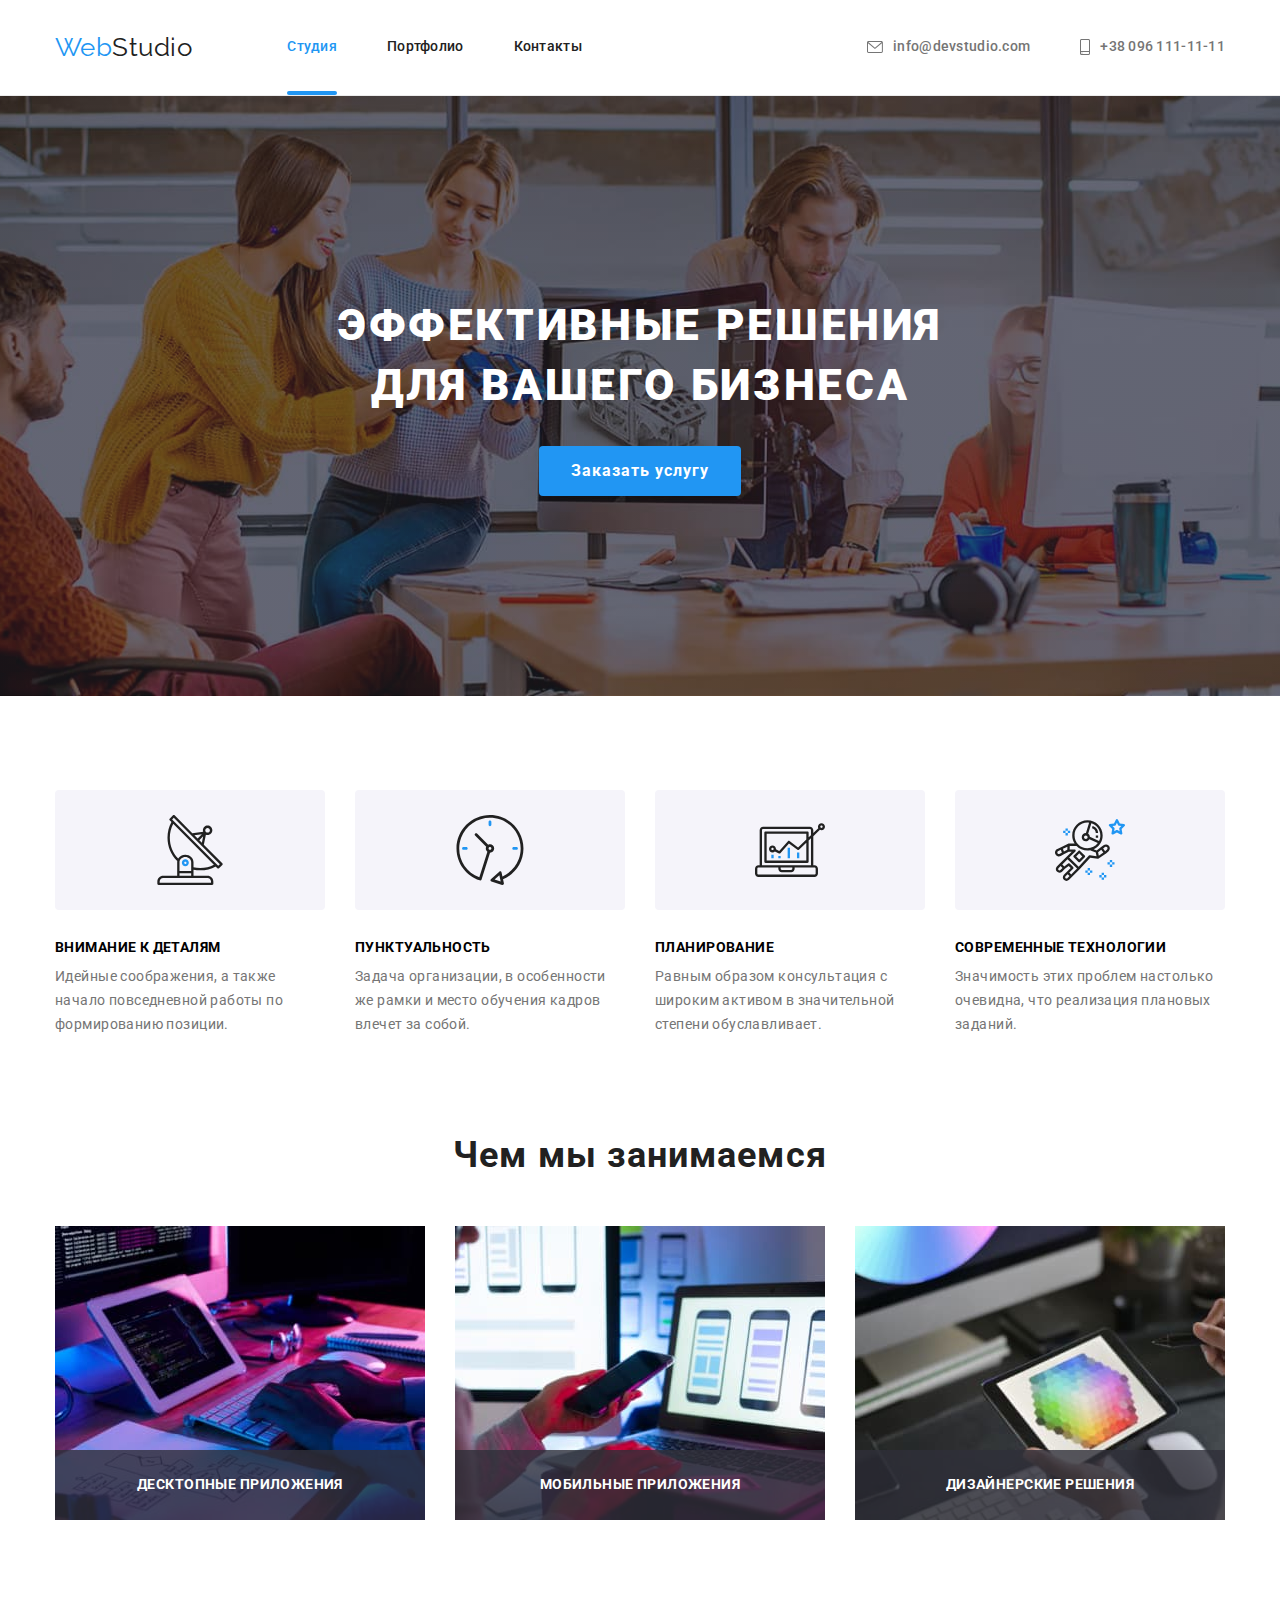
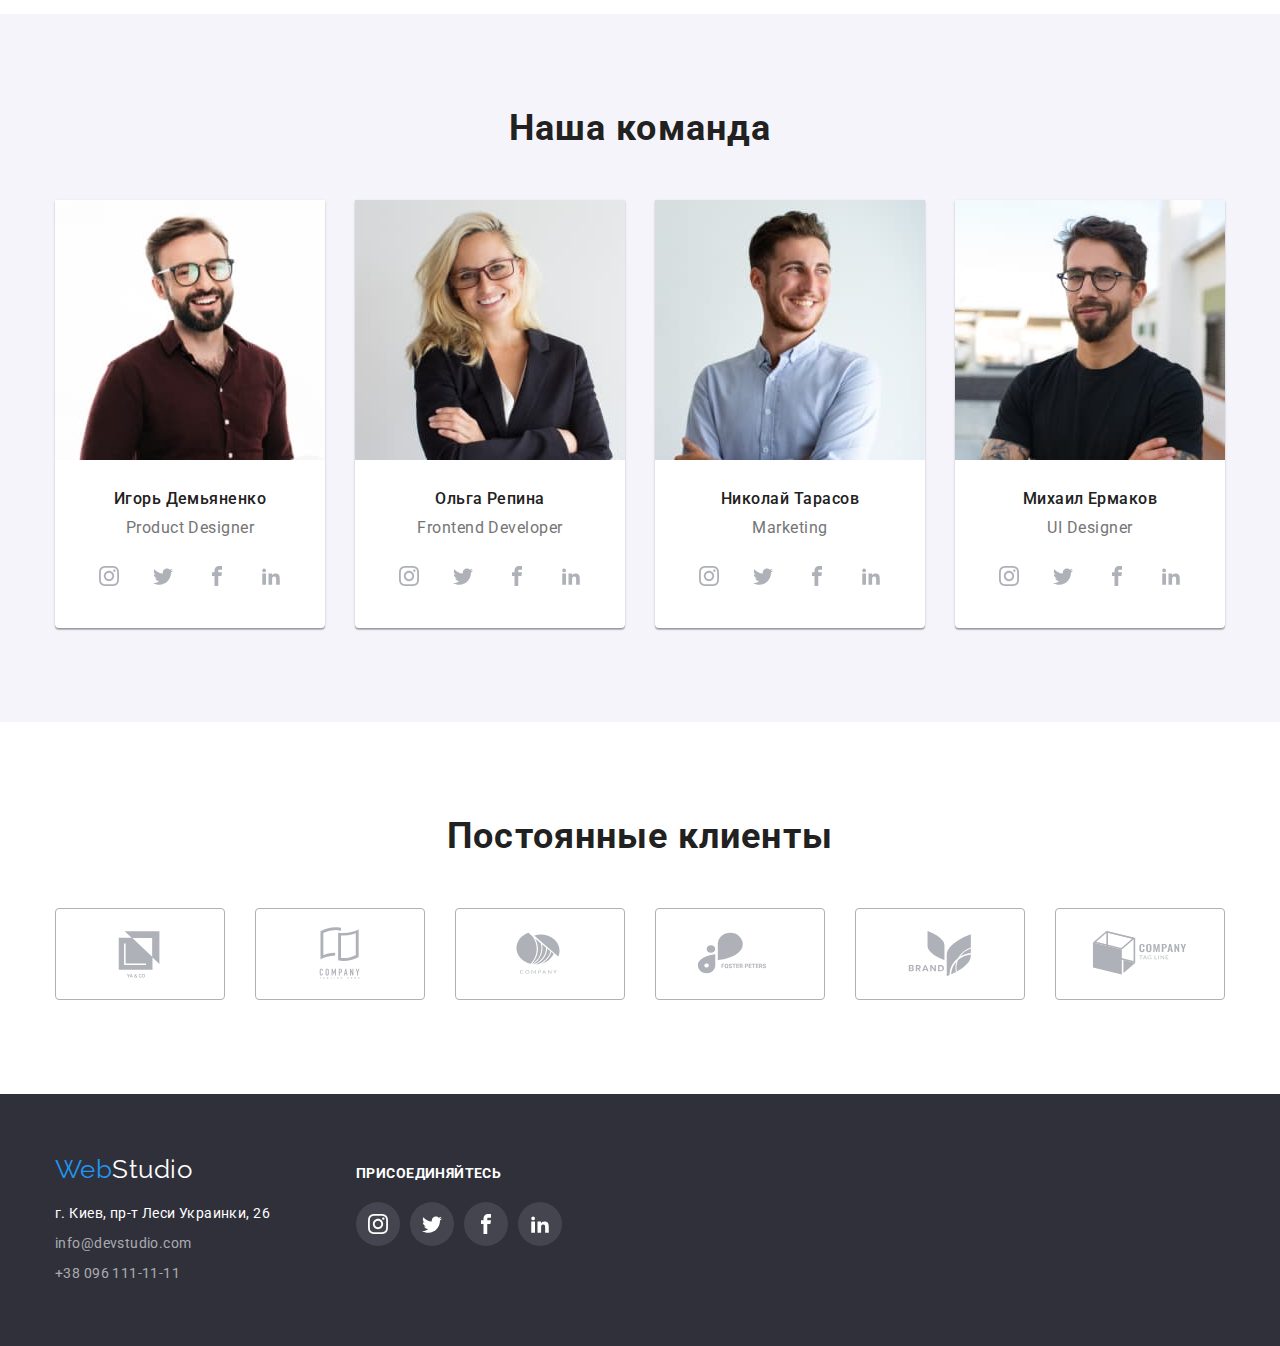
<file: index.html>
<!DOCTYPE html>
<html lang="ru">
<head>
    <meta charset="UTF-8">
    <meta http-equiv="X-UA-Compatible" content="IE=edge">
    <meta name="viewport" content="width=device-width, initial-scale=1.0">
    <title>Studio</title>
    <link rel="preconnect" href="https://fonts.googleapis.com">
    <link rel="preconnect" href="https://fonts.gstatic.com" crossorigin>
    <link href="https://fonts.googleapis.com/css2?family=Raleway:wght@700&family=Roboto:wght@400;500;700;900&display=swap"
        rel="stylesheet">
    <link rel="stylesheet" href="https://cdnjs.cloudflare.com/ajax/libs/modern-normalize/1.1.0/modern-normalize.min.css">
    <link rel="stylesheet" href="./css/styles.css">
</head>
<body>
    <!-- Шапка сайта -->
    <header class="header">
        <div class="container header-container">
            <nav class="header-navigate">
                <p class="logo">Web<span class="text">Studio</span></p>
                <ul class="site-nav control">
                    <li class="site-nav-item"> <a class="site-nav-link link current" href="./index.html"> Студия </a> </li>
                    <li class="site-nav-item"> <a class="site-nav-link link" href="./portfolio.html"> Портфолио </a> </li>
                    <li class="site-nav-item"> <a class="site-nav-link link" href=""> Контакты </a> </li>
                </ul>
            </nav>
            <ul class="auth-nav control">
                <li class="auth-nav-item"> 
                    <a class="nav-link link" href="mailto:info@devstudio.com"> 
                        <svg class="nav-icon nav-icon-envelope">
                            <use href="./images/sprite.svg#icon-envelope"></use>
                        </svg>
                        info@devstudio.com
                    </a>
                </li>

                <li class="auth-nav-item">
                    <a class="nav-link link" href="tel:+380961111111">
                        <svg class="nav-icon nav-icon-smartphone">
                            <use href="./images/sprite.svg#icon-smartphone"></use>
                        </svg>
                        +38 096 111-11-11
                    </a>
                </li>
            </ul>
        </div>
    </header>
    <main>
        <!-- Герой -->
        <section class="section section-hero">
            <div class="container">
                <h1 class="hero-title"> Эффективные решения для вашего бизнеса </h1>
                <button class="hero-button" type="button" data-modal-open> Заказать услугу </button>
            </div>
        </section>
         <!-- Преимущества  -->
        <section class="section section-benefits"> 
            <div class="container">
                <h2 class="visual-hidden"> Наши преимущества </h2> 
                <ul class="benefits">
                    <li class="items-benefits">
                        <div class="items-cartons-benefits">
                            <div class="items-cartons">
                                <svg class="cartons-benefits" width="70"
                                height="70">
                                    <use href="./images/sprite.svg#icon-antenna"></use>
                                </svg>
                            </div> 
                            <h3 class="items-title"> Внимание к деталям </h3>
                            <p class="items-text"> Идейные соображения, а также начало повседневной работы по формированию позиции. </p>
                        </div>
                    </li>
                    <li class="items-benefits">
                        <div class="items-cartons-benefits">
                            <div class="items-cartons">
                                <svg class="cartons-benefits" width="70"
                                height="70">
                                    <use href="./images/sprite.svg#icon-clock"></use>
                                </svg>
                            </div>
                        <h3 class="items-title"> Пунктуальность </h3>
                        <p class="items-text"> Задача организации, в особенности же рамки и место обучения кадров влечет за собой. </p>
                        </div>
                    </li>
                    <li class="items-benefits">
                        <div class="items-cartons-benefits">
                            <div class="items-cartons">
                                <svg class="cartons-benefits" width="70"
                                height="70">
                                    <use href="./images/sprite.svg#icon-diagram"></use>
                                </svg>
                            </div>
                        <h3 class="items-title"> Планирование </h3>
                        <p class="items-text"> Равным образом консультация с широким активом в значительной степени обуславливает. </p>
                        </div>
                    </li>
                    <li class="items-benefits">
                        <div class="items-cartons-benefits">
                            <div class="items-cartons">
                                <svg class="cartons-benefits" width="70"
                                height="70">
                                    <use href="./images/sprite.svg#icon-astronaut"></use>
                                </svg>
                            </div>
                            <h3 class="items-title"> Современные технологии </h3>
                            <p class="items-text"> Значимость этих проблем настолько очевидна, что реализация плановых заданий. </p>
                        </div>
                    </li>
                </ul>
            </div>
        </section>
         <!--Примери работ -->
        <section class="section section-work">
            <div class="container">
                <h2 class="headline"> Чем мы занимаемся </h2>
                <ul class="pictures">
                    <li class="pictures-work">
                        <img src="./images1/picture1.jpg" alt="программное обеспечение" height="294" width="370">
                        <p class="pictures-label">Десктопные приложения</p>
                    </li>
                    <li class="pictures-work">
                        <img src="./images1/picture2.jpg" alt="поддержка мобильних приложений" height="294" width="370">
                        <p class="pictures-label">Мобильные приложения</p>
                    </li>
                    <li class="pictures-work">
                        <img src="./images1/picture3.jpg" alt="цветовое оформление" height="294" width="370">
                        <p class="pictures-label">Дизайнерские решения</p>
                    </li>
                </ul>
            </div>
        </section>
         <!-- Наша команда  -->
        <section class="section section-team">
            <div class="container">
                <h2 class="headline"> Наша команда </h2>
                <ul class="list">
                    <li class="people">
                        <img src="./images1/igor_demianenko.jpg" alt="Игорь Демьяненко" height="260" width="270">
                        <div class="people-item">
                            <h3 class="people-desc"> Игорь Демьяненко </h3>
                            <p lang="en" class="people-text"> Product Designer </p>
                            <div class="people-item-social">
                                <ul class="social-list">
                                    <li class="social-item">
                                        <a class="social-link link" href="">
                                            <svg class="social-icon" width="20"
                                            height="20">
                                                <use href="./images/sprite.svg#icon-instagram1"></use>
                                            </svg>
                                        </a>
                                    </li>
                                    <li class="social-item">
                                        <a class="social-link link" href="">
                                            <svg class="social-icon">
                                                <use href="./images/sprite.svg#icon-twitter1"></use>
                                            </svg>
                                        </a>
                                    </li>
                                    <li class="social-item">
                                        <a class="social-link link" href="">
                                            <svg class="social-icon">
                                                 <use href="./images/sprite.svg#icon-facebook1"></use>
                                            </svg>
                                        </a>
                                    </li>
                                    <li class="social-item">
                                        <a class="social-link link" href="">
                                            <svg class="social-icon">
                                                <use href="./images/sprite.svg#icon-linkedin1"></use>
                                           </svg>
                                        </a>
                                    </li>
                                </ul>
                            </div>
                        </div>
                    </li>
                    <li class="people">
                        <img src="./images1/olga_repina.jpg" alt="Ольга Репина" height="260" width="270">
                        <div class="people-item">
                            <h3 class="people-desc"> Ольга Репина </h3>
                            <p lang="en" class="people-text"> Frontend Developer </p>
                            <div>
                                <ul class="social-list">
                                    <li class="social-item">
                                        <a class="social-link link" href="">
                                            <svg class="social-icon" width="20"
                                            height="20">
                                                <use href="./images/sprite.svg#icon-instagram1"></use>
                                            </svg>
                                        </a>
                                    </li>
                                    <li class="social-item">
                                        <a class="social-link link" href="">
                                            <svg class="social-icon">
                                                <use href="./images/sprite.svg#icon-twitter1"></use>
                                            </svg>
                                        </a>
                                    </li>
                                    <li class="social-item">
                                        <a class="social-link link" href="">
                                            <svg class="social-icon">
                                                <use href="./images/sprite.svg#icon-facebook1"></use>
                                            </svg>
                                        </a>
                                    </li>
                                    <li class="social-item">
                                        <a class="social-link link" href="">
                                            <svg class="social-icon">
                                                <use href="./images/sprite.svg#icon-linkedin1"></use>
                                           </svg>
                                        </a>
                                    </li>
                                </ul>
                            </div>
                        </div>
                    </li>
                    <li class="people">
                        <img src="./images1/nikolay_tarasov.jpg" alt="Николай Тарасов" height="260" width="270">
                        <div class="people-item">
                            <h3 class="people-desc">Николай Тарасов</h3>
                            <p lang="en" class="people-text">Marketing</p>
                            <div>
                                <ul class="social-list">
                                    <li class="social-item">
                                        <a class="social-link link" href="">
                                            <svg class="social-icon" width="20"
                                            height="20">
                                                <use href="./images/sprite.svg#icon-instagram1"></use>
                                            </svg>
                                        </a>
                                    </li>
                                    <li class="social-item">
                                        <a class="social-link link" href="">
                                            <svg class="social-icon">
                                                <use href="./images/sprite.svg#icon-twitter1"></use>
                                            </svg>
                                        </a>
                                    </li>
                                    <li class="social-item">
                                        <a class="social-link link" href="">
                                            <svg class="social-icon">
                                                <use href="./images/sprite.svg#icon-facebook1"></use>
                                            </svg>
                                        </a>
                                    </li>
                                    <li class="social-item">
                                        <a class="social-link link" href="">
                                            <svg class="social-icon">
                                                <use href="./images/sprite.svg#icon-linkedin1"></use>
                                           </svg>
                                        </a>
                                    </li>
                                </ul>
                            </div>
                        </div>
                    </li>
                    <li class="people">
                        <img src="./images1/mikhail_yermakov.jpg" alt="Михаил Ермаков" height="260" width="270">
                        <div class="people-item">
                            <h3 class="people-desc">Михаил Ермаков</h3>
                            <p lang="en" class="people-text">UI Designer</p>
                            <div>
                                <ul class="social-list">
                                    <li class="social-item">
                                        <a class="social-link link" href="">
                                            <svg class="social-icon" width="20"
                                            height="20">
                                                <use href="./images/sprite.svg#icon-instagram1"></use>
                                            </svg>
                                        </a>
                                    </li>
                                    <li class="social-item">
                                        <a class="social-link link" href="">
                                            <svg class="social-icon">
                                                <use href="./images/sprite.svg#icon-twitter1"></use>
                                            </svg>
                                        </a>
                                    </li>
                                    <li class="social-item">
                                        <a class="social-link link" href="">
                                            <svg class="social-icon">
                                                <use href="./images/sprite.svg#icon-facebook1"></use>
                                            </svg>
                                        </a>
                                    </li>
                                    <li class="social-item">
                                        <a class="social-link link" href="">
                                            <svg class="social-icon">
                                                <use href="./images/sprite.svg#icon-linkedin1"></use>
                                           </svg>
                                        </a>
                                    </li>
                                </ul>
                            </div>
                        </div>
                    </li>   
                </ul>
            </div> 
        </section> 
        <!-- Постоянные клиенты -->
        <section class="section">
            <div class="container">
                <h2 class="headline">Постоянные клиенты</h2>
                <ul class="list company-list">
                    <li class="company">
                        <a class="company-link link" href="">
                            <svg class="company-icon">
                                <use href="./images/sprite.svg#icon-company0"></use>
                           </svg>
                        </a>
                    </li>
                    <li class="company">
                        <a class="company-link link" href="">
                            <svg class="company-icon">
                                <use href="./images/sprite.svg#icon-company1"></use>
                           </svg>
                        </a> 
                    </li>
                    <li class="company">
                        <a class="company-link link" href="">
                            <svg class="company-icon">
                                <use href="./images/sprite.svg#icon-company2"></use>
                           </svg>
                        </a>
                    </li>
                    <li class="company">
                        <a class="company-link link" href="">
                            <svg class="company-icon">
                                <use href="./images/sprite.svg#icon-company3"></use>
                           </svg>
                        </a>
                    </li>
                    <li class="company">
                        <a class="company-link link" href="">
                            <svg class="company-icon">
                                <use href="./images/sprite.svg#icon-company4"></use>
                           </svg>
                        </a>
                    </li>
                    <li class="company">
                        <a class="company-link link" href="">
                            <svg class="company-icon">
                                <use href="./images/sprite.svg#icon-company5"></use>
                           </svg>
                        </a> 
                    </li>
                </ul>
            </div>
        </section>
    </main>
    <!-- Подвал -->
    <footer class="footer">
        <div class="container footer-container">
            <div class="footer-address">
                <p class="logo">Web<span class="text">Studio</span></p>
                <address>
                    <ul class="address-auth-nav">
                        <li class="address-row"> 
                            <a class="link maps" href="https://www.google.com.ua/maps/place/%D0%B1%D1%83%D0%BB%D1%8C%D0%B2%D0%B0%D1%80+%D0%9B%D0%B5%D1%81%D1%96+%D0%A3%D0%BA%D1%80%D0%B0%D1%97%D0%BD%D0%BA%D0%B8,+26,+%D0%9A%D0%B8%D1%97%D0%B2,+02000/@50.4268936,30.5373685,18z"> г. Киев, пр-т Леси Украинки, 26 </a> </li>
                        <li class="address-row"> 
                            <a class="link" href="mailto:info@devstudio.com"> info@devstudio.com </a> </li>
                        <li class="address-row"> 
                            <a class="link" href="tel:+380961111111"> +38 096 111-11-11 </a> </li>
                    </ul>
                </address>  
            </div>
            <div class="footer-social">
                <h3 class="footer-headline">присоединяйтесь</h3>
                <ul class="social-list">
                    <li class="social-item">
                        <a class="footer-social-link social-link link" href="">
                            <svg class="social-icon" width="20"
                            height="20">
                                <use href="./images/sprite.svg#icon-instagram1"></use>
                            </svg>
                        </a>
                    </li>
                    <li class="social-item">
                        <a class="footer-social-link social-link link" href="">
                            <svg class="social-icon">
                                <use href="./images/sprite.svg#icon-twitter1"></use>
                            </svg>
                        </a>
                    </li>
                    <li class="social-item">
                        <a class="footer-social-link social-link link" href="">
                            <svg class="social-icon">
                                <use href="./images/sprite.svg#icon-facebook1"></use>
                            </svg>
                        </a>
                    </li>
                    <li class="social-item">
                        <a class="footer-social-link social-link link" href="">
                            <svg class="social-icon">
                                <use href="./images/sprite.svg#icon-linkedin1"></use>
                           </svg>
                        </a>
                    </li>
                </ul>
            </div>
        </div>
    </footer>

    <div class="backdrop is-hidden" data-modal>
        <div class="modal">
            <button type="button" class="close-btn" data-modal-close>
                <svg class="close-btn-icon"> <use href="./images/sprite.svg#icon-close"></use> </svg>
            </button>
        </div>
    </div>
    <script src="./js/modal.js"></script>
</body>
</html>
</file>
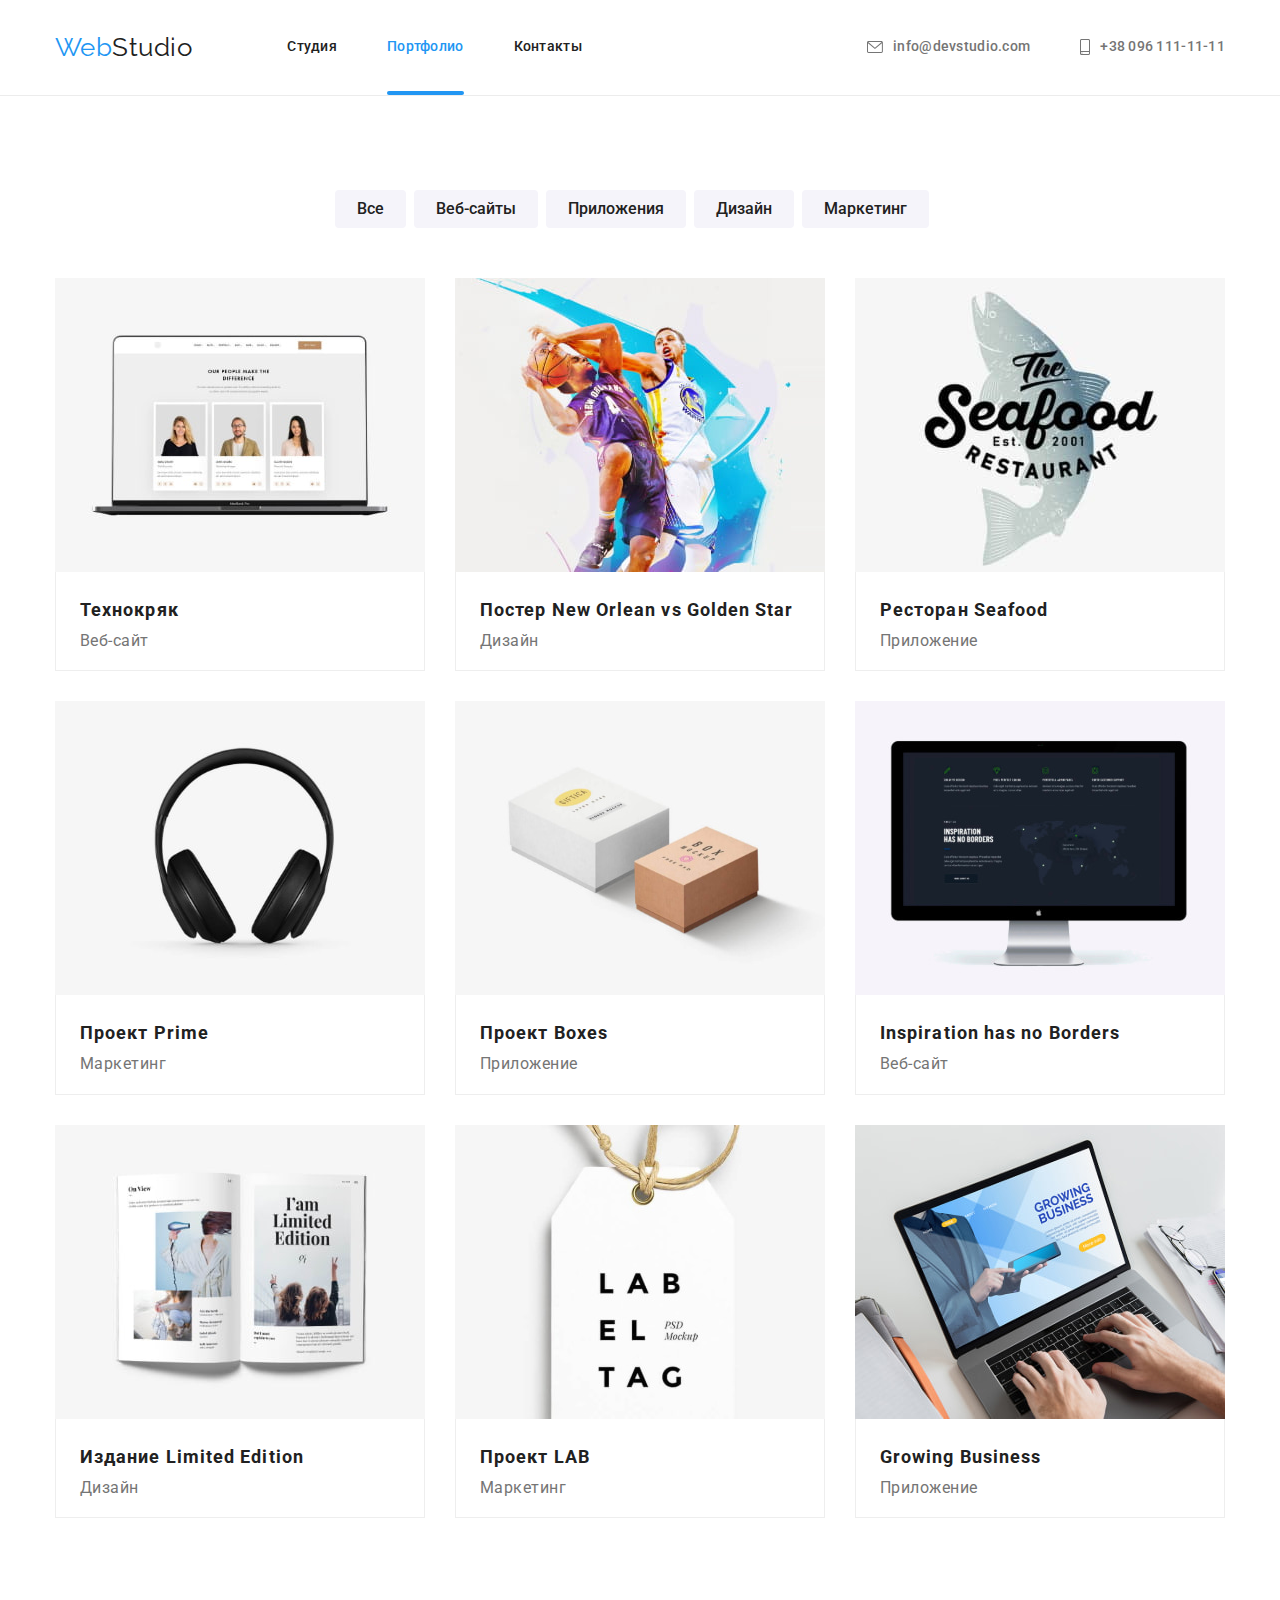
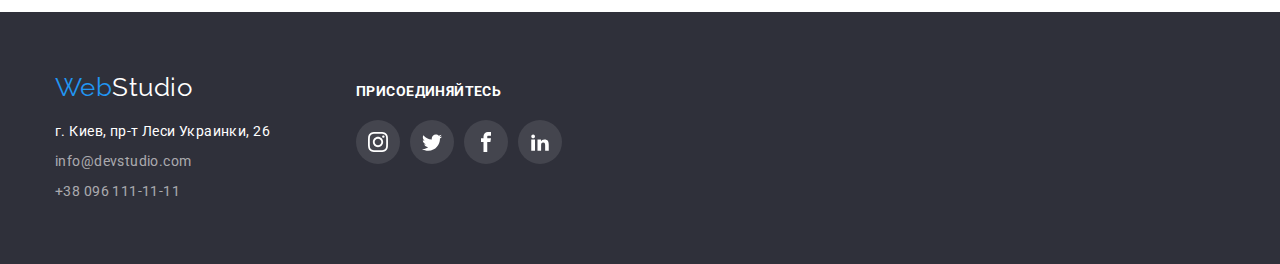
<file: portfolio.html>
<!DOCTYPE html>
<html lang="ru">
<head>
    <meta charset="UTF-8">
    <meta http-equiv="X-UA-Compatible" content="IE=edge">
    <meta name="viewport" content="width=device-width, initial-scale=1.0">
    <title>Portfolio</title>
    <link rel="preconnect" href="https://fonts.googleapis.com">
    <link rel="preconnect" href="https://fonts.gstatic.com" crossorigin>
    <link href="https://fonts.googleapis.com/css2?family=Raleway:wght@700&family=Roboto:wght@400;500;700;900&display=swap"
        rel="stylesheet">
    <link rel="stylesheet" href="https://cdnjs.cloudflare.com/ajax/libs/modern-normalize/1.1.0/modern-normalize.min.css">
    <link rel="stylesheet" href="./css/styles.css">
</head>
<body>
    <!-- Шапка сайта -->
    <header class="header">
        <div class="container header-container">
            <nav class="header-navigate">
                <p class="logo">Web<span class="text">Studio</span></p>
                <ul class="site-nav control">
                    <li class="site-nav-item"> <a class="link" href="./index.html"> Студия </a> </li>
                    <li class="site-nav-item"> <a class="link current" href="./portfolio.html"> Портфолио </a> </li>
                    <li class="site-nav-item"> <a class="link" href=""> Контакты </a> </li>
                </ul>
            </nav>
            <ul class="auth-nav control">
                <li class="auth-nav-item"> 
                    <a class="nav-link link" href="mailto:info@devstudio.com"> 
                        <svg class="nav-icon nav-icon-envelope">
                            <use href="./images/sprite.svg#icon-envelope"></use>
                        </svg>
                        info@devstudio.com
                    </a>
                </li>

                <li class="auth-nav-item">
                    <a class="nav-link link" href="tel:+380961111111">
                        <svg class="nav-icon nav-icon-smartphone">
                            <use href="./images/sprite.svg#icon-smartphone"></use>
                        </svg>
                        +38 096 111-11-11
                    </a>
                </li>
            </ul>
        </div>
    </header>
    <main>
        <section class="section">
            <div class="container">
                <h1 class="visual-hidden">Наши работы</h1>
                <ul class="desc-portfolio">
                    <li class="desc-nav"> <button type="button" class="desc-button"> Все </button> </li>
                    <li class="desc-nav"> <button type="button" class="desc-button"> Веб-сайты </button> </li>
                    <li class="desc-nav"> <button type="button" class="desc-button"> Приложения </button> </li>
                    <li class="desc-nav"> <button type="button" class="desc-button"> Дизайн </button> </li>
                    <li class="desc-nav"> <button type="button" class="desc-button"> Маркетинг </button> </li>
                </ul>
                <h2 class="visual-hidden">Навигация</h2>
                <ul class="activities">

                    <li class="activities-cards">
                        <a class="link-item" href="">
                            <div class="activities-list">
                                <img src="./images2/people1.jpg" alt="Технокряк" width="370">
                                <p class="activities-top-text">Технокряк это современная площадка распространения коронавируса. Компании используют эту платформу для цифрового
                                шпионажа и атак на защищённые сервера конкурентов.</p>
                            </div>
                            <div  class="activities-title">
                                <h3 class="caption">Технокряк</h3>
                                <p class="text">Веб-сайт</p>
                            </div>
                        </a>
                    </li>

                    <li class="activities-cards">
                        <a class="link-item" href="">
                            <div class="activities-list">
                                <img src="./images2/poster2.jpg" alt="Постер New Orlean" width="370">
                                <p class="activities-top-text">Технокряк это современная площадка распространения коронавируса. Компании используют эту платформу для цифрового
                                шпионажа и атак на защищённые сервера конкурентов.</p>
                            </div>
                            <div class="activities-title">
                                <h3 class="caption">Постер New Orlean vs Golden Star</h3>
                                <p class="text">Дизайн</p>
                            </div>
                        </a>
                    </li>

                    <li class="activities-cards">
                        <a class="link-item" href="">
                            <div class="activities-list">
                                <img src="./images2/restaurant3.jpg" alt="Ресторан Seafood" width="370">
                                <p class="activities-top-text">Технокряк это современная площадка распространения коронавируса. Компании используют эту платформу для цифрового
                                шпионажа и атак на защищённые сервера конкурентов.</p>
                            </div>
                            <div class="activities-title">
                                <h3 class="caption">Ресторан Seafood</h3>
                                <p class="text">Приложение</p>
                            </div>
                        </a>
                    </li>

                    <li class="activities-cards">
                        <a class="link-item" href="">
                            <div class="activities-list">
                                <img src="./images2/headphone4.jpg" alt="Проект Prime" width="370">
                                <p class="activities-top-text">Технокряк это современная площадка распространения коронавируса. Компании используют эту платформу для цифрового
                                шпионажа и атак на защищённые сервера конкурентов.</p>
                            </div>
                            <div class="activities-title">
                                <h3 class="caption">Проект Prime</h3>
                                <p class="text">Маркетинг</p>
                            </div>
                        </a>
                    </li>

                    <li class="activities-cards">
                        <a class="link-item" href="">
                            <div class="activities-list">
                                <img src="./images2/boxes5.jpg" alt="Проект Boxes" width="370">
                                <p class="activities-top-text">Технокряк это современная площадка распространения коронавируса. Компании используют эту платформу для цифрового
                                шпионажа и атак на защищённые сервера конкурентов.</p>
                            </div>
                            <div class="activities-title">
                                <h3 class="caption">Проект Boxes</h3>
                                <p class="text">Приложение</p>
                            </div>
                        </a>
                    </li>

                    <li class="activities-cards">
                        <a class="link-item" href="">
                            <div class="activities-list">
                                <img src="./images2/screen6.jpg" alt="Екран" width="370">
                                <p class="activities-top-text">Технокряк это современная площадка распространения коронавируса. Компании используют эту платформу для цифрового
                                шпионажа и атак на защищённые сервера конкурентов.</p>
                            </div>
                            <div class="activities-title">
                                <h3 class="caption" lang="en">Inspiration has no Borders</h3>
                                <p class="text">Веб-сайт</p>
                            </div>
                        </a>
                    </li>

                    <li class="activities-cards">
                        <a class="link-item" href="">
                            <div class="activities-list">
                                <img src="./images2/edition7.jpg" alt="Издание" width="370">
                                <p class="activities-top-text">Технокряк это современная площадка распространения коронавируса. Компании используют эту платформу для цифрового
                                шпионажа и атак на защищённые сервера конкурентов.</p>
                            </div>
                            <div class="activities-title">
                                <h3 class="caption">Издание Limited Edition</h3>
                                <p class="text">Дизайн</p>
                            </div>
                        </a>
                    </li>

                    <li class="activities-cards">
                        <a class="link-item" href="">
                            <div class="activities-list">
                                <img src="./images2/project_lab8.jpg" alt="Проект LAB" width="370">
                                <p class="activities-top-text">Технокряк это современная площадка распространения коронавируса. Компании используют эту платформу для цифрового
                                шпионажа и атак на защищённые сервера конкурентов.</p>
                            </div>
                            <div class="activities-title">
                                <h3 class="caption">Проект LAB</h3>
                                <p class="text">Маркетинг</p>
                            </div>
                        </a>
                    </li>
                    
                    <li class="activities-cards">
                        <a class="link-item" href="">
                            <div class="activities-list">
                                <img src="./images2/business9.jpg" alt="Растущий бизнес" width="370">
                                <p class="activities-top-text">Технокряк это современная площадка распространения коронавируса. Компании используют эту платформу для цифрового
                                шпионажа и атак на защищённые сервера конкурентов.</p>
                            </div>
                            <div class="activities-title">
                                <h3 class="caption" lang="en">Growing Business</h3>
                                <p class="text">Приложение</p>
                            </div>
                        </a>
                    </li>
                </ul>
            </div>
        </section>
    </main>
    <!--Підвал-->
    <footer class="footer">
        <div class="container footer-container">
            <div class="footer-address">
                <p class="logo">Web<span class="text">Studio</span></p>
                <address>
                    <ul class="address-auth-nav">
                        <li class="address-row"> 
                            <a class="link maps" href="https://www.google.com.ua/maps/place/%D0%B1%D1%83%D0%BB%D1%8C%D0%B2%D0%B0%D1%80+%D0%9B%D0%B5%D1%81%D1%96+%D0%A3%D0%BA%D1%80%D0%B0%D1%97%D0%BD%D0%BA%D0%B8,+26,+%D0%9A%D0%B8%D1%97%D0%B2,+02000/@50.4268936,30.5373685,18z"> г. Киев, пр-т Леси Украинки, 26 </a> </li>
                        <li class="address-row"> 
                            <a class="link" href="mailto:info@devstudio.com"> info@devstudio.com </a> </li>
                        <li class="address-row"> 
                            <a class="link" href="tel:+380961111111"> +38 096 111-11-11 </a> </li>
                    </ul>
                </address>  
            </div>
            <div class="footer-social">
                <h3 class="footer-headline">присоединяйтесь</h3>
                <ul class="social-list">
                    <li class="social-item">
                        <a class="footer-social-link social-link link" href="">
                            <svg class="social-icon" width="20"
                            height="20">
                                <use href="./images/sprite.svg#icon-instagram1"></use>
                            </svg>
                        </a>
                    </li>
                    <li class="social-item">
                        <a class="footer-social-link social-link link" href="">
                            <svg class="social-icon">
                                <use href="./images/sprite.svg#icon-twitter1"></use>
                            </svg>
                        </a>
                    </li>
                    <li class="social-item">
                        <a class="footer-social-link social-link link" href="">
                            <svg class="social-icon">
                                <use href="./images/sprite.svg#icon-facebook1"></use>
                            </svg>
                        </a>
                    </li>
                    <li class="social-item">
                        <a class="footer-social-link social-link link" href="">
                            <svg class="social-icon">
                                <use href="./images/sprite.svg#icon-linkedin1"></use>
                           </svg>
                        </a>
                    </li>
                </ul>
            </div>
        </div>
    </footer>
</body>
</html>
</file>
<file: css/styles.css>
/* --Змінні-- */
:root {
  --primary-title-color: #ffffff;
  --title-text-color: #212121;
  --text-item-color: #757575;
  --section-aside-color: #2f303a;
  --section-secondary-color: #f5f4fa;
  --social-icon-color: #afb1b8;
  --accent-color: #2196f3;
  --timing-function: cubic-bezier(0.4, 0, 0.2, 1);
  --timing-duration: 250ms;
}
body {
  font-family: "Roboto", sans-serif;
  font-style: normal;
  letter-spacing: 0.03em;
  background-color: var(--primary-title-color);
}
/* --скидання стилів-- */
p,
h1,
h2,
h3,
h4,
h5,
h6 {
  margin: 0;
}
ul {
  margin: 0;
  padding-left: 0;
  /* прибираємо крапочки */
  list-style: none;
}
/* прибираємо підкреслювання */
.link-item,
.link {
  display: block;
  text-decoration: none;
}
/* Прибираємо відстань знизу зображення
та обмежуємо габарити макс.100ширини */
img {
  display: block;
  max-width: 100%;
  height: auto;
}
.container {
  margin-left: auto;
  margin-right: auto;
  padding-left: 15px;
  padding-right: 15px;
  width: 1200px;
}
.section {
  padding-top: 94px;
  padding-bottom: 94px;
}
/* -----логотип -----*/
.logo {
  font-family: "Raleway", sans-serif;
  font-size: 26px;
  line-height: 1.19;
  margin-right: 95px;
  color: var(--accent-color);
}
.logo .text {
  font-family: "Raleway", sans-serif;
  font-size: 26px;
  line-height: 1.19;
  color: var(--title-text-color);
}
.footer .logo {
  margin-bottom: 20px;
}
.footer .text {
  color: var(--primary-title-color);
}
/*-- Шапка сайта,навігація --*/
.header {
  padding-top: 32px;
  padding-bottom: 32px;
  border-bottom: 1px solid #ececec;
}
.header-container {
  display: flex;
  align-items: center;
}
.header-navigate {
  display: flex;
  align-items: center;
}
.site-nav {
  display: flex;
  align-items: center;
}
.auth-nav {
  display: flex;
  margin-left: auto;
  align-items: center;
}
.site-nav-item:not(:last-child) {
  margin-right: 50px;
}
.auth-nav-item:not(:last-child) {
  margin-right: 50px;
}
.control .link {
  font-weight: 500;
  font-size: 14px;
  line-height: 1.14;
  letter-spacing: 0.02em;
}
.site-nav .link {
  color: var(--title-text-color);
  position: relative;
}
.nav-link {
  color: var(--text-item-color);
  display: flex;
  align-items: center;
}
.site-nav-item .link:hover,
.site-nav-item .link:focus {
  color: var(--accent-color);
}
.site-nav-item .link {
  transition: color var(--timing-duration) var(--timing-function);
}
.current::after {
  content: "";
  position: absolute;
  display: block;
  width: 100%;
  height: 4px;
  border-radius: 2px;
  background-color: var(--accent-color);
  bottom: -40px;
}

/* svg */
.nav-icon {
  margin-right: 10px;
  fill: var(--text-item-color);
  transition: fill var(--timing-duration) var(--timing-function);
}
.nav-icon-envelope {
  height: 12px;
  width: 16px;
}
.nav-icon-smartphone {
  height: 16px;
  width: 10px;
}
.control .nav-link {
  transition: color var(--timing-duration) var(--timing-function);
}
.control .nav-link:hover,
.control .nav-link:focus {
  color: var(--accent-color);
}
.control .nav-link:hover .nav-icon,
.control .nav-link:focus .nav-icon {
  fill: var(--accent-color);
}
.site-nav .link.current {
  color: var(--accent-color);
}
/*-- Герой,основний заголовок--*/
.section.section-hero {
  max-width: 1600px;
  padding-top: 200px;
  padding-bottom: 200px;
  align-items: center;
  text-align: center;
  color: var(--primary-title-color);
  background-color: var(--section-aside-color);
  background-image: linear-gradient(
      to right,
      rgba(47, 48, 58, 0.4),
      rgba(47, 48, 58, 0.4)
    ),
    url(../images1/hero.jpg);
  background-repeat: no-repeat;
  background-position: center;
  background-size: cover;
}
.hero-title {
  font-weight: 900;
  font-size: 44px;
  line-height: 1.36;
  letter-spacing: 0.06em;
  text-transform: uppercase;
  margin-bottom: 30px;
  margin-right: auto;
  margin-left: auto;
  max-width: 696px;
}
/* кнопки */
.hero-button {
  padding: 10px 32px;
  font-weight: 700;
  font-size: 16px;
  line-height: 1.87;
  letter-spacing: 0.06em;
  border-radius: 4px;
  background-color: var(--accent-color);
  color: var(--primary-text-color);
  box-shadow: 0px 4px 4px rgba(0, 0, 0, 0.15);
  border: none;
  align-items: center;
  text-align: center;
  cursor: pointer;
  transition: background-color var(--timing-duration) var(--timing-function);
}
.hero-button:hover,
.hero-button:focus {
  background-color: #188ce8;
}
.desc-button:hover,
.desc-button:focus {
  color: var(--primary-title-color);
  background-color: var(--accent-color);
  box-shadow: 0px 3px 1px rgba(0, 0, 0, 0.1), 0px 1px 2px rgba(0, 0, 0, 0.08),
    0px 2px 2px rgba(0, 0, 0, 0.12);
}
.desc-portfolio {
  display: flex;
  margin: auto;
  margin-bottom: 50px;
  width: 611px;
}
.desc-nav:not(:last-child) {
  margin-right: 8px;
}
.desc-button {
  padding: 6px 22px;
  font-weight: 500;
  font-size: 16px;
  line-height: 1.62;
  border-radius: 4px;
  color: var(--title-text-color);
  background-color: var(--section-secondary-color);
  border: none;
  cursor: pointer;
  text-align: center;
  transition: color var(--timing-duration) var(--timing-function),
    background-color var(--timing-duration) var(--timing-function),
    box-shadow var(--timing-duration) var(--timing-function);
}

/*---Заголовки h2 (Portfolio h1)---*/
/* -Приховані заголовки- */
.visual-hidden:not(:focus):not(:active) {
  position: absolute;
  width: 1px;
  height: 1px;
  margin: -1px;
  border: 0;
  padding: 0;
  white-space: nowrap;
  clip-path: inset(100%);
  clip: rect(0 0 0 0);
  overflow: hidden;
}
.headline {
  margin-bottom: 50px;
  font-weight: 700;
  font-size: 36px;
  line-height: 1.16;
  letter-spacing: 0.03em;
  text-align: center;
  color: var(--title-text-color);
}
/* <!-- Переваги  --> */
.section.section-benefits {
  padding-bottom: 47px;
}
.benefits {
  display: flex;
  flex-wrap: wrap;
}
.items-benefits {
  margin-right: 30px;
  height: 251px;
  width: 270px;
}
.items-cartons-benefits {
}
.items-cartons {
  display: flex;
  align-items: center;
  justify-content: center;
  height: 120px;
  background: var(--section-secondary-color);
  border-radius: 4px;
}
.items-benefits:last-child {
  margin-right: 0;
}
.items-benefits:not(:last-child) {
  margin-right: 30px;
}
.items-title {
  margin-top: 30px;
  font-weight: 700;
  font-size: 14px;
  line-height: 1.14;
  letter-spacing: 0.03em;
  text-transform: uppercase;
}
.items-text {
  margin-top: 10px;
  font-weight: 400;
  font-size: 14px;
  line-height: 1.71;
  letter-spacing: 0.03em;
  color: var(--text-item-color);
}
.items-text:not(:last-child) {
  margin-right: 30px;
}
/* --Приклади робіт -- */
.section.section-work {
  padding-top: 47px;
}
.pictures {
  display: flex;
  flex-wrap: wrap;
  margin-right: -30px;
}
.pictures-work {
  position: relative;
}
.pictures-label {
  font-weight: 700;
  font-size: 14px;
  line-height: 1.14;
  text-align: center;
  letter-spacing: 0.03em;
  text-transform: uppercase;
  color: var(--primary-title-color);
  background: rgba(47, 48, 58, 0.8);
  width: 100%;
  padding: 27px 82px;
  position: absolute;
  bottom: 0;
}
.pictures-work:not(:last-child) {
  flex-basis: calc(100% / 3 - 30px);
  margin-right: 30px;
}
/* --Наша команда --*/
.section.section-team {
  background-color: var(--section-secondary-color);
}
.list {
  display: flex;
  flex-wrap: wrap;
}
.people {
  margin-right: 30px;
  width: 270px;
  height: 428px;
  box-shadow: 0px 1px 3px rgba(0, 0, 0, 0.12), 0px 1px 1px rgba(0, 0, 0, 0.14),
    0px 2px 1px rgba(0, 0, 0, 0.2);
  border-radius: 0px 0px 4px 4px;
  background-color: var(--primary-title-color);
}
.people:last-child {
  margin-right: 0;
}
.people-item {
  padding-top: 30px;
  padding-bottom: 30px;
}
.people-desc {
  margin-bottom: 10px;
  font-weight: 500;
  font-size: 16px;
  line-height: 1.18;
  text-align: center;
  color: var(--title-text-color);
}
.people .people-text {
  margin-bottom: 16px;
  text-align: center;
  font-weight: 400;
  font-size: 16px;
  line-height: 1.18;
  letter-spacing: 0.03em;
  color: var(--text-item-color);
}
/* ------ */
.social-list {
  display: flex;
  justify-content: center;
}
.social-item {
  margin-right: 10px;
  width: 44px;
  height: 44px;
}
.social-item:last-child {
  margin-right: 0;
}
.social-link {
  width: 100%;
  height: 100%;
  border-radius: 50%;
  display: flex;
  align-items: center;
  justify-content: center;
  background-color: var(--primary-title-color);
}
.social-link:hover,
.social-link:focus {
  background-color: var(--accent-color);
}
.social-link {
  transition: background-color var(--timing-duration) var(--timing-function);
}
.social-link:hover .social-icon,
.social-link:focus .social-icon {
  fill: var(--primary-title-color);
}
.social-icon {
  width: 20px;
  height: 20px;
  fill: var(--social-icon-color);
  transition: fill var(--timing-duration) var(--timing-function);
}
/* Наші клієнти */
.company {
  margin-right: 30px;
  width: 170px;
  height: 92px;
}
.company:last-child {
  margin-right: 0;
}
.company-link {
  width: 100%;
  height: 100%;
  border: 1px solid var(--social-icon-color);
  box-sizing: border-box;
  border-radius: 4px;
  display: flex;
  align-items: center;
  justify-content: center;
  transition: border var(--timing-duration) var(--timing-function);
}
.company-link:hover,
.company-link:focus {
  border: 1px solid var(--accent-color);
}
.company-icon {
  width: 106px;
  height: 60px;
  fill: var(--social-icon-color);
  transition: fill var(--timing-duration) var(--timing-function);
}
.company-link:hover .company-icon,
.company-link:focus .company-icon {
  fill: var(--accent-color);
}
/* ---footer--- */
.footer {
  padding-top: 60px;
  padding-bottom: 60px;
  background-color: var(--section-aside-color);
}
.footer-container {
  display: flex;
  align-items: baseline;
}
.footer-address {
  width: 231px;
  margin-right: 70px;
}
.address-row .link.maps {
  color: var(--primary-title-color);
}
.address-auth-nav .link {
  height: 21px;
  font-weight: 400;
  font-size: 14px;
  letter-spacing: 0.03em;
  color: var(--text-item-color);
  color: rgba(255, 255, 255, 0.6);
}
.address-auth-nav {
  display: flex;
  font-style: normal;
  flex-direction: column;
}
.address-row:not(:last-child) {
  margin-bottom: 9px;
}
.address-auth-nav .link:hover {
  color: var(--accent-color);
}
.address-auth-nav .link {
  transition: color var(--timing-duration) var(--timing-function);
}
/* ------ */
.footer-social {
  width: 206px;
  margin-right: 90px;
}
.footer-headline {
  margin-bottom: 20px;
  font-weight: 700;
  font-size: 14px;
  line-height: 1.14;
  letter-spacing: 0.03em;
  text-transform: uppercase;
  color: var(--primary-title-color);
}
.footer-social-link {
  background: rgba(255, 255, 255, 0.1);
}
.footer-social-link .social-icon {
  fill: var(--primary-title-color);
}
/* ---Portfolio ---*/
.activities {
  display: flex;
  flex-wrap: wrap;
}
.activities-cards {
  width: 370px;
  margin-right: 30px;
  margin-bottom: 30px;
}
.activities-cards:nth-child(3n) {
  margin-right: 0;
}
.activities-cards:nth-last-child(-n + 3) {
  margin-bottom: 0;
}
.link-item:hover .activities-top-text,
.link-item:focus .activities-top-text {
  transform: translateY(0);
}
.link-item:hover,
.link-item:focus {
  box-shadow: 0px 1px 1px rgba(0, 0, 0, 0.12), 0px 4px 4px rgba(0, 0, 0, 0.06),
    1px 4px 6px rgba(0, 0, 0, 0.16);
}
.link-item {
  transition: box-shadow var(--timing-duration) var(--timing-function);
}
.activities-list {
  position: relative;
  overflow: hidden;
}
.activities-top-text {
  padding: 63px 24px;
  font-size: 18px;
  line-height: 1.5;
  letter-spacing: 0.03em;
  color: var(--primary-title-color);
  background-color: rgba(33, 150, 243, 0.9);
  position: absolute;
  top: 0;
  left: 0;
  height: 100%;
  transform: translateY(100%);
  transition: transform var(--timing-duration) var(--timing-function);
}
.activities-title {
  padding-top: 20px;
  padding-bottom: 20px;
  padding-right: 24px;
  padding-left: 24px;
  border: 1px solid #eeeeee;
  border-top: 0;
}
.caption {
  margin-bottom: 4px;
  font-weight: 700;
  font-size: 18px;
  line-height: 2;
  letter-spacing: 0.06em;
  color: var(--title-text-color);
}
.activities-title .text {
  font-weight: 400;
  font-size: 16px;
  line-height: 1, 87;
  letter-spacing: 0.03em;
  color: var(--text-item-color);
}
/*--модальне вікно--- */
.backdrop {
  position: fixed;
  top: 0;
  left: 0;
  width: 100%;
  height: 100%;
  background-color: rgba(0, 0, 0, 0.2);
  opacity: 1;
  transition: opacity var(--timing-duration) var(--timing-function);
}
.backdrop.is-hidden {
  opacity: 0;
  pointer-events: none;
}
.modal {
  position: absolute;
  top: 50%;
  left: 50%;
  transform: translate(-50%, -50%);

  min-width: 528px;
  min-height: 581px;
  background-color: var(--primary-title-color);
  box-shadow: 0px 1px 3px rgba(0, 0, 0, 0.12), 0px 1px 1px rgba(0, 0, 0, 0.14),
    0px 2px 1px rgba(0, 0, 0, 0.2);
  border-radius: 4px;
}
.close-btn {
  border: 0px;
  padding: 0px;
  position: fixed;
  top: 8px;
  right: 8px;
  cursor: pointer;
  background-color: var(--primary-title-color);
  fill: #000000;
}
.close-btn:hover {
  fill: var(--accent-color);
}
.close-btn-icon {
  width: 30px;
  height: 30px;
}
</file>
